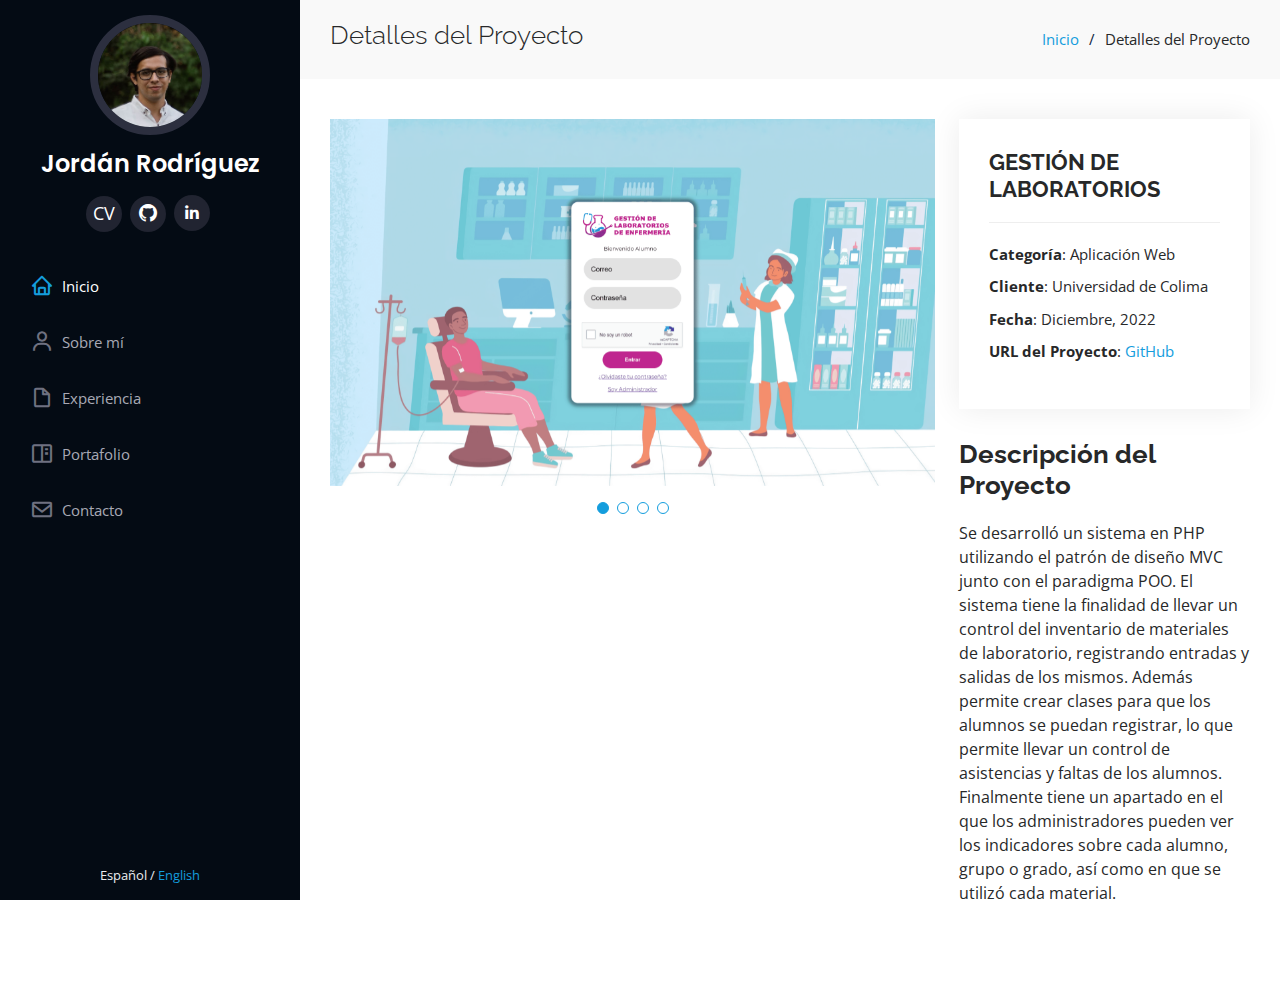
<file: enfermeria-details.html>
<!DOCTYPE html>
<html lang="en">

<head>
  <meta charset="utf-8">
  <meta content="width=device-width, initial-scale=1.0" name="viewport">

  <title>Jordán Rodríguez | PROYECTO GESTIÓN DE LABORATORIO</title>
  <meta content="" name="description">
  <meta content="" name="keywords">

  <!-- Favicons -->
  <link href="assets/img/favicon.png" rel="icon">
  <link href="assets/img/apple-touch-icon.png" rel="apple-touch-icon">

  <!-- Google Fonts -->
  <link href="https://fonts.googleapis.com/css?family=Open+Sans:300,300i,400,400i,600,600i,700,700i|Raleway:300,300i,400,400i,500,500i,600,600i,700,700i|Poppins:300,300i,400,400i,500,500i,600,600i,700,700i" rel="stylesheet">

  <!-- Vendor CSS Files -->
  <link href="assets/vendor/aos/aos.css" rel="stylesheet">
  <link href="assets/vendor/bootstrap/css/bootstrap.min.css" rel="stylesheet">
  <link href="assets/vendor/bootstrap-icons/bootstrap-icons.css" rel="stylesheet">
  <link href="assets/vendor/boxicons/css/boxicons.min.css" rel="stylesheet">
  <link href="assets/vendor/glightbox/css/glightbox.min.css" rel="stylesheet">
  <link href="assets/vendor/swiper/swiper-bundle.min.css" rel="stylesheet">

  <!-- Template Main CSS File -->
  <link href="assets/css/style.css" rel="stylesheet">

</head>

<body>

  <!-- ======= Mobile nav toggle button ======= -->
  <i class="bi bi-list mobile-nav-toggle d-xl-none"></i>

  <!-- ======= Header ======= -->
  <header id="header">
    <div class="d-flex flex-column">

      <div class="profile">
        <img src="assets/img/profile-img.jpg" alt="" class="img-fluid rounded-circle">
        <h1 class="text-light"><a href="index.html">Jordán Rodríguez</a></h1>
        <div class="social-links mt-3 text-center">
          <a target="_blank" href="assets\pdf\CV_ESPAÑOL.pdf" class="Curriculum Vitae">CV</a>
          <a target="_blank" href="https://github.com/Jordan-Rodriguez1" class="github"><i class="bi bi-github"></i></a>
          <a target="_blank" href="https://www.linkedin.com/in/rodriguez-reyes-miguel-jordan-45658724a/" class="linkedin"><i class="bx bxl-linkedin"></i></a>
        </div>
      </div>

      <nav id="navbar" class="nav-menu navbar">
        <ul>
          <li><a href="index.html#hero" class="nav-link scrollto active"><i class="bx bx-home"></i> <span>Inicio</span></a></li>
          <li><a href="index.html#about" class="nav-link scrollto"><i class="bx bx-user"></i> <span>Sobre mí</span></a></li>
          <li><a href="index.html#resume" class="nav-link scrollto"><i class="bx bx-file-blank"></i> <span>Experiencia</span></a></li>
          <li><a href="index.html#portfolio" class="nav-link scrollto"><i class="bx bx-book-content"></i> <span>Portafolio</span></a></li>
          <li><a href="index.html#contact" class="nav-link scrollto"><i class="bx bx-envelope"></i> <span>Contacto</span></a></li>
        </ul>
      </nav><!-- .nav-menu -->
    </div>
  </header><!-- End Header -->

  <main id="main">

    <!-- ======= Breadcrumbs ======= -->
    <section id="breadcrumbs" class="breadcrumbs">
      <div class="container">

        <div class="d-flex justify-content-between align-items-center">
          <h2>Detalles del Proyecto</h2>
          <ol>
            <li><a href="index.html">Inicio</a></li>
            <li>Detalles del Proyecto</li>
          </ol>
        </div>

      </div>
    </section><!-- End Breadcrumbs -->

    <!-- ======= Portfolio Details Section ======= -->
    <section id="portfolio-details" class="portfolio-details">
      <div class="container">

        <div class="row gy-4">

          <div class="col-lg-8">
            <div class="portfolio-details-slider swiper">
              <div class="swiper-wrapper align-items-center">

                <div class="swiper-slide">
                  <img src="assets/img/portfolio/DEN1.png" alt="">
                </div>

                <div class="swiper-slide">
                  <img src="assets/img/portfolio/DEN2.png" alt="">
                </div>

                <div class="swiper-slide">
                  <img src="assets/img/portfolio/DEN3.png" alt="">
                </div>

                <div class="swiper-slide">
                  <img src="assets/img/portfolio/EN.png" alt="">
                </div>

              </div>
              <div class="swiper-pagination"></div>
            </div>
          </div>

          <div class="col-lg-4">
            <div class="portfolio-info">
              <h3>GESTIÓN DE LABORATORIOS</h3>
              <ul>
                <li><strong>Categoría</strong>: Aplicación Web</li>
                <li><strong>Cliente</strong>: Universidad de Colima</li>
                <li><strong>Fecha</strong>: Diciembre, 2022</li>
                <li><strong>URL del Proyecto</strong>: <a href="https://github.com/Jordan-Rodriguez1/Enfermeria">GitHub</a></li>
              </ul>
            </div>
            <div class="portfolio-description">
              <h2>Descripción del Proyecto</h2>
              <p>
              Se desarrolló un sistema en PHP utilizando el patrón de diseño MVC junto con el paradigma POO.
              El sistema tiene la finalidad de llevar un control del inventario de materiales de laboratorio, registrando entradas y salidas de los mismos. 
              Además permite crear clases para que los alumnos se puedan registrar, lo que permite llevar un control de asistencias y faltas de los alumnos.
              Finalmente tiene un apartado en el que los administradores pueden ver los indicadores sobre cada alumno, grupo o grado, así como en que se utilizó cada material.
              </p>
            </div>
          </div>

        </div>

      </div>
    </section><!-- End Portfolio Details Section -->

  </main><!-- End #main -->

  <!-- ======= Footer ======= -->
  <footer id="footer">
    <div class="container">
      <!-- <div class="copyright">
        &copy; Copyright <strong><span>iPortfolio</span></strong>
      </div> -->
      <div class="credits">
        <!-- All the links in the footer should remain intact. -->
        <!-- You can delete the links only if you purchased the pro version. -->
        <!-- Licensing information: https://bootstrapmade.com/license/ -->
        <!-- Purchase the pro version with working PHP/AJAX contact form: https://bootstrapmade.com/iportfolio-bootstrap-portfolio-websites-template/ -->
        Español / <a href="indexen.html">English </a>
      </div>
    </div>
  </footer><!-- End  Footer -->

  <a href="#" class="back-to-top d-flex align-items-center justify-content-center"><i class="bi bi-arrow-up-short"></i></a>

  <!-- Vendor JS Files -->
  <script src="assets/vendor/purecounter/purecounter_vanilla.js"></script>
  <script src="assets/vendor/aos/aos.js"></script>
  <script src="assets/vendor/bootstrap/js/bootstrap.bundle.min.js"></script>
  <script src="assets/vendor/glightbox/js/glightbox.min.js"></script>
  <script src="assets/vendor/isotope-layout/isotope.pkgd.min.js"></script>
  <script src="assets/vendor/swiper/swiper-bundle.min.js"></script>
  <script src="assets/vendor/typed.js/typed.umd.js"></script>
  <script src="assets/vendor/waypoints/noframework.waypoints.js"></script>
  <script src="assets/vendor/php-email-form/validate.js"></script>

  <!-- Template Main JS File -->
  <script src="assets/js/main.js"></script>

</body>

</html>
</file>
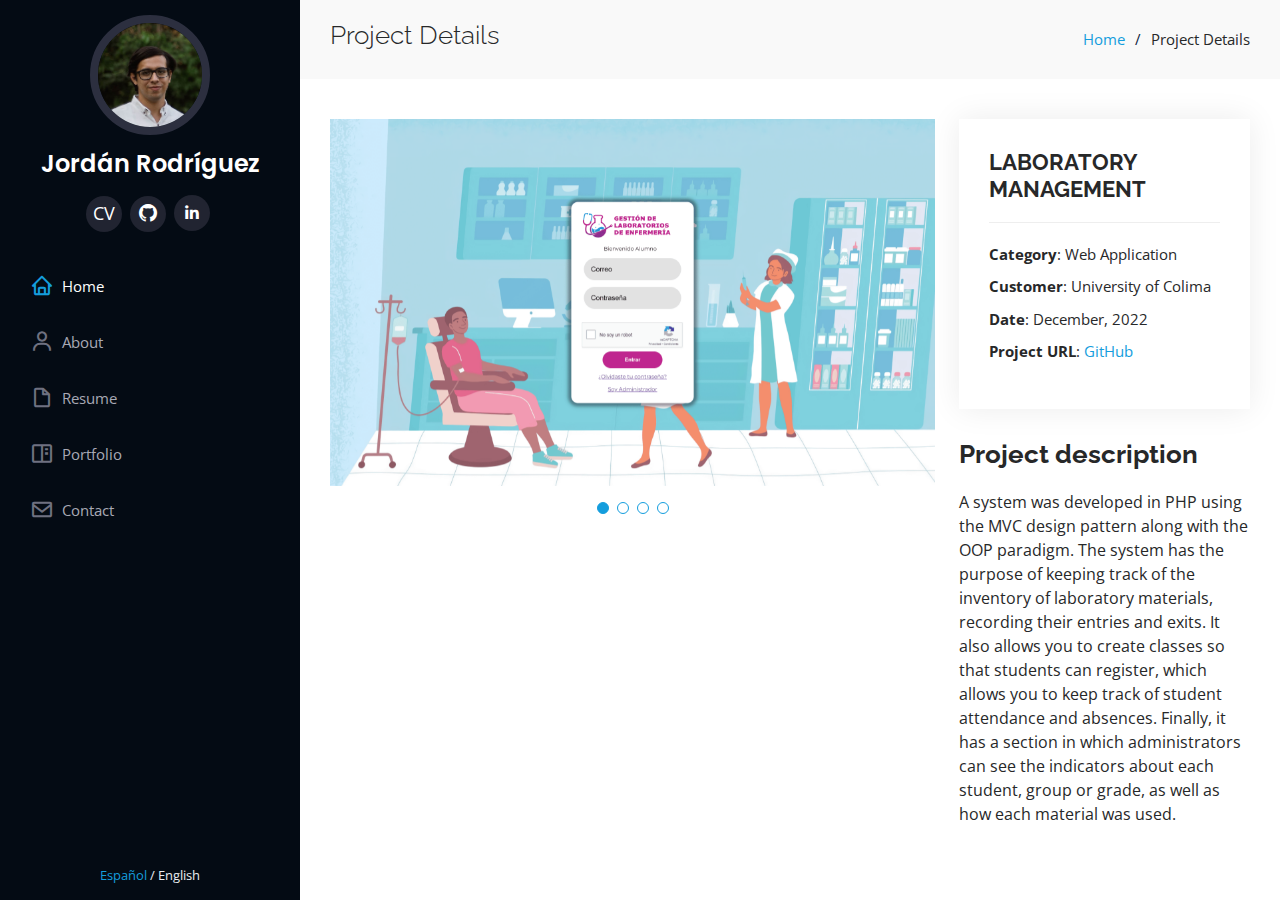
<file: enfermeria-detailsen.html>
<!DOCTYPE html>
<html lang="en">

<head>
  <meta charset="utf-8">
  <meta content="width=device-width, initial-scale=1.0" name="viewport">

  <title>Jordán Rodríguez | LABORATORY MANAGEMENT PROJECT</title>
  <meta content="" name="description">
  <meta content="" name="keywords">

  <!-- Favicons -->
  <link href="assets/img/favicon.png" rel="icon">
  <link href="assets/img/apple-touch-icon.png" rel="apple-touch-icon">

  <!-- Google Fonts -->
  <link href="https://fonts.googleapis.com/css?family=Open+Sans:300,300i,400,400i,600,600i,700,700i|Raleway:300,300i,400,400i,500,500i,600,600i,700,700i|Poppins:300,300i,400,400i,500,500i,600,600i,700,700i" rel="stylesheet">

  <!-- Vendor CSS Files -->
  <link href="assets/vendor/aos/aos.css" rel="stylesheet">
  <link href="assets/vendor/bootstrap/css/bootstrap.min.css" rel="stylesheet">
  <link href="assets/vendor/bootstrap-icons/bootstrap-icons.css" rel="stylesheet">
  <link href="assets/vendor/boxicons/css/boxicons.min.css" rel="stylesheet">
  <link href="assets/vendor/glightbox/css/glightbox.min.css" rel="stylesheet">
  <link href="assets/vendor/swiper/swiper-bundle.min.css" rel="stylesheet">

  <!-- Template Main CSS File -->
  <link href="assets/css/style.css" rel="stylesheet">

</head>

<body>

  <!-- ======= Mobile nav toggle button ======= -->
  <i class="bi bi-list mobile-nav-toggle d-xl-none"></i>

  <!-- ======= Header ======= -->
  <header id="header">
    <div class="d-flex flex-column">

      <div class="profile">
        <img src="assets/img/profile-img.jpg" alt="" class="img-fluid rounded-circle">
        <h1 class="text-light"><a href="index.html">Jordán Rodríguez</a></h1>
        <div class="social-links mt-3 text-center">
          <a target="_blank" href="assets\pdf\CV_ENGLISH.pdf" class="Curriculum Vitae">CV</a>
          <a target="_blank" href="https://github.com/Jordan-Rodriguez1" class="github"><i class="bi bi-github"></i></a>
          <a target="_blank" href="https://www.linkedin.com/in/rodriguez-reyes-miguel-jordan-45658724a/" class="linkedin"><i class="bx bxl-linkedin"></i></a>
        </div>
      </div>

      <nav id="navbar" class="nav-menu navbar">
        <ul>
          <li><a href="indexen.html#hero" class="nav-link scrollto active"><i class="bx bx-home"></i> <span>Home</span></a></li>
          <li><a href="indexen.html#about" class="nav-link scrollto"><i class="bx bx-user"></i> <span>About</span></a></li>
          <li><a href="indexen.html#resume" class="nav-link scrollto"><i class="bx bx-file-blank"></i> <span>Resume</span></a></li>
          <li><a href="indexen.html#portfolio" class="nav-link scrollto"><i class="bx bx-book-content"></i> <span>Portfolio</span></a></li>
          <li><a href="indexen.html#contact" class="nav-link scrollto"><i class="bx bx-envelope"></i> <span>Contact</span></a></li>
        </ul>
      </nav><!-- .nav-menu -->
    </div>
  </header><!-- End Header -->

  <main id="main">

    <!-- ======= Breadcrumbs ======= -->
    <section id="breadcrumbs" class="breadcrumbs">
      <div class="container">

        <div class="d-flex justify-content-between align-items-center">
          <h2>Project Details</h2>
          <ol>
            <li><a href="indexen.html">Home</a></li>
            <li>Project Details</li>
          </ol>
        </div>

      </div>
    </section><!-- End Breadcrumbs -->

    <!-- ======= Portfolio Details Section ======= -->
    <section id="portfolio-details" class="portfolio-details">
      <div class="container">

        <div class="row gy-4">

          <div class="col-lg-8">
            <div class="portfolio-details-slider swiper">
              <div class="swiper-wrapper align-items-center">

                <div class="swiper-slide">
                  <img src="assets/img/portfolio/DEN1.png" alt="">
                </div>

                <div class="swiper-slide">
                  <img src="assets/img/portfolio/DEN2.png" alt="">
                </div>

                <div class="swiper-slide">
                  <img src="assets/img/portfolio/DEN3.png" alt="">
                </div>

                <div class="swiper-slide">
                  <img src="assets/img/portfolio/EN.png" alt="">
                </div>

              </div>
              <div class="swiper-pagination"></div>
            </div>
          </div>

          <div class="col-lg-4">
            <div class="portfolio-info">
              <h3>LABORATORY MANAGEMENT</h3>
              <ul>
                <li><strong>Category</strong>: Web Application</li>
                <li><strong>Customer</strong>: University of Colima</li>
                <li><strong>Date</strong>: December, 2022</li>
                <li><strong>Project URL</strong>: <a href="https://github.com/Jordan-Rodriguez1/Enfermeria">GitHub</a></li>
              </ul>
            </div>
            <div class="portfolio-description">
              <h2>Project description</h2>
              <p>
              A system was developed in PHP using the MVC design pattern along with the OOP paradigm.
              The system has the purpose of keeping track of the inventory of laboratory materials, recording their entries and exits.
              It also allows you to create classes so that students can register, which allows you to keep track of student attendance and absences.
              Finally, it has a section in which administrators can see the indicators about each student, group or grade, as well as how each material was used.
              </p>
            </div>
          </div>

        </div>

      </div>
    </section><!-- End Portfolio Details Section -->

  </main><!-- End #main -->

  <!-- ======= Footer ======= -->
  <footer id="footer">
    <div class="container">
      <!-- <div class="copyright">
        &copy; Copyright <strong><span>iPortfolio</span></strong>
      </div> -->
      <div class="credits">
        <!-- All the links in the footer should remain intact. -->
        <!-- You can delete the links only if you purchased the pro version. -->
        <!-- Licensing information: https://bootstrapmade.com/license/ -->
        <!-- Purchase the pro version with working PHP/AJAX contact form: https://bootstrapmade.com/iportfolio-bootstrap-portfolio-websites-template/ -->
        <a href="index.html">Español</a> / English
      </div>
    </div>
  </footer><!-- End  Footer -->

  <a href="#" class="back-to-top d-flex align-items-center justify-content-center"><i class="bi bi-arrow-up-short"></i></a>

  <!-- Vendor JS Files -->
  <script src="assets/vendor/purecounter/purecounter_vanilla.js"></script>
  <script src="assets/vendor/aos/aos.js"></script>
  <script src="assets/vendor/bootstrap/js/bootstrap.bundle.min.js"></script>
  <script src="assets/vendor/glightbox/js/glightbox.min.js"></script>
  <script src="assets/vendor/isotope-layout/isotope.pkgd.min.js"></script>
  <script src="assets/vendor/swiper/swiper-bundle.min.js"></script>
  <script src="assets/vendor/typed.js/typed.umd.js"></script>
  <script src="assets/vendor/waypoints/noframework.waypoints.js"></script>
  <script src="assets/vendor/php-email-form/validate.js"></script>

  <!-- Template Main JS File -->
  <script src="assets/js/main.js"></script>

</body>

</html>
</file>
<file: assets/css/style.css>
/**
* Template Name: iPortfolio
* Updated: Jul 27 2023 with Bootstrap v5.3.1
* Template URL: https://bootstrapmade.com/iportfolio-bootstrap-portfolio-websites-template/
* Author: BootstrapMade.com
* License: https://bootstrapmade.com/license/
*/

/*--------------------------------------------------------------
# General
--------------------------------------------------------------*/
body {
  font-family: "Open Sans", sans-serif;
  color: #272829;
}

a {
  color: #149ddd;
  text-decoration: none;
}

a:hover {
  color: #37b3ed;
  text-decoration: none;
}

h1,
h2,
h3,
h4,
h5,
h6 {
  font-family: "Raleway", sans-serif;
}

/*--------------------------------------------------------------
# Back to top button
--------------------------------------------------------------*/
.back-to-top {
  position: fixed;
  visibility: hidden;
  opacity: 0;
  right: 15px;
  bottom: 15px;
  z-index: 996;
  background: #149ddd;
  width: 40px;
  height: 40px;
  border-radius: 50px;
  transition: all 0.4s;
}

.back-to-top i {
  font-size: 28px;
  color: #fff;
  line-height: 0;
}

.back-to-top:hover {
  background: #2eafec;
  color: #fff;
}

.back-to-top.active {
  visibility: visible;
  opacity: 1;
}

/*--------------------------------------------------------------
# Header
--------------------------------------------------------------*/
#header {
  position: fixed;
  top: 0;
  left: 0;
  bottom: 0;
  width: 300px;
  transition: all ease-in-out 0.5s;
  z-index: 9997;
  transition: all 0.5s;
  padding: 0 15px;
  background: #040b14;
  overflow-y: auto;
}

#header .profile img {
  margin: 15px auto;
  display: block;
  width: 120px;
  border: 8px solid #2c2f3f;
}

#header .profile h1 {
  font-size: 24px;
  margin: 0;
  padding: 0;
  font-weight: 600;
  -moz-text-align-last: center;
  text-align-last: center;
  font-family: "Poppins", sans-serif;
}

#header .profile h1 a,
#header .profile h1 a:hover {
  color: #fff;
  text-decoration: none;
}

#header .profile .social-links a {
  font-size: 18px;
  display: inline-block;
  background: #212431;
  color: #fff;
  line-height: 1;
  padding: 8px 0;
  margin-right: 4px;
  border-radius: 50%;
  text-align: center;
  width: 36px;
  height: 36px;
  transition: 0.3s;
}

#header .profile .social-links a:hover {
  background: #149ddd;
  color: #fff;
  text-decoration: none;
}

#main {
  margin-left: 300px;
}

.container,
.container-fluid {
  padding-left: 30px;
  padding-right: 30px;
}

@media (max-width: 1199px) {
  #header {
    left: -300px;
  }

  #main {
    margin-left: 0;
  }

  .container,
  .container-fluid {
    padding-left: 12px;
    padding-right: 12px;
  }
}

/*--------------------------------------------------------------
# Navigation Menu
--------------------------------------------------------------*/
/* Desktop Navigation */
.nav-menu {
  padding: 30px 0 0 0;
}

.nav-menu * {
  margin: 0;
  padding: 0;
  list-style: none;
}

.nav-menu>ul>li {
  position: relative;
  white-space: nowrap;
}

.nav-menu a,
.nav-menu a:focus {
  display: flex;
  align-items: center;
  color: #a8a9b4;
  padding: 12px 15px;
  margin-bottom: 8px;
  transition: 0.3s;
  font-size: 15px;
}

.nav-menu a i,
.nav-menu a:focus i {
  font-size: 24px;
  padding-right: 8px;
  color: #6f7180;
}

.nav-menu a:hover,
.nav-menu .active,
.nav-menu .active:focus,
.nav-menu li:hover>a {
  text-decoration: none;
  color: #fff;
}

.nav-menu a:hover i,
.nav-menu .active i,
.nav-menu .active:focus i,
.nav-menu li:hover>a i {
  color: #149ddd;
}

/* Mobile Navigation */
.mobile-nav-toggle {
  position: fixed;
  right: 15px;
  top: 15px;
  z-index: 9998;
  border: 0;
  font-size: 24px;
  transition: all 0.4s;
  outline: none !important;
  background-color: #149ddd;
  color: #fff;
  width: 40px;
  height: 40px;
  display: inline-flex;
  align-items: center;
  justify-content: center;
  line-height: 0;
  border-radius: 50px;
  cursor: pointer;
}

.mobile-nav-active {
  overflow: hidden;
}

.mobile-nav-active #header {
  left: 0;
}

/*--------------------------------------------------------------
# Hero Section
--------------------------------------------------------------*/
#hero {
  width: 100%;
  height: 100vh;
  background: url("../img/hero-bg.png") top center;
  background-size: cover;
}

#hero:before {
  content: "";
  background: rgba(5, 13, 24, 0.3);
  position: absolute;
  bottom: 0;
  top: 0;
  left: 0;
  right: 0;
  z-index: 1;
}

#hero .hero-container {
  position: relative;
  z-index: 2;
  min-width: 300px;
}

#hero h1 {
  margin: 0 0 10px 0;
  font-size: 64px;
  font-weight: 700;
  line-height: 56px;
  color: #fff;
}

#hero p {
  color: #fff;
  margin-bottom: 50px;
  font-size: 26px;
  font-family: "Poppins", sans-serif;
}

#hero p span {
  color: #fff;
  padding-bottom: 4px;
  letter-spacing: 1px;
  border-bottom: 3px solid #149ddd;
}

@media (min-width: 1024px) {
  #hero {
    background-attachment: fixed;
  }
}

@media (max-width: 768px) {
  #hero h1 {
    font-size: 28px;
    line-height: 36px;
  }

  #hero h2 {
    font-size: 18px;
    line-height: 24px;
    margin-bottom: 30px;
  }
}

/*--------------------------------------------------------------
# Sections General
--------------------------------------------------------------*/
section {
  padding: 60px 0;
  overflow: hidden;
}

.section-bg {
  background: #f5f8fd;
}

.section-title {
  padding-bottom: 30px;
}

.section-title h2 {
  font-size: 32px;
  font-weight: bold;
  margin-bottom: 20px;
  padding-bottom: 20px;
  position: relative;
  color: #173b6c;
}

.section-title h2::after {
  content: "";
  position: absolute;
  display: block;
  width: 50px;
  height: 3px;
  background: #149ddd;
  bottom: 0;
  left: 0;
}

.section-title p {
  margin-bottom: 0;
}

/*--------------------------------------------------------------
# About
--------------------------------------------------------------*/
.about .content h3 {
  font-weight: 700;
  font-size: 26px;
  color: #173b6c;
}

.about .content ul {
  list-style: none;
  padding: 0;
}

.about .content ul li {
  margin-bottom: 20px;
  display: flex;
  align-items: center;
}

.about .content ul strong {
  margin-right: 10px;
}

.about .content ul i {
  font-size: 16px;
  margin-right: 5px;
  color: #149ddd;
  line-height: 0;
}

.about .content p:last-child {
  margin-bottom: 0;
}

/*--------------------------------------------------------------
# Facts
--------------------------------------------------------------*/
.facts {
  padding-bottom: 30px;
}

.facts .count-box {
  padding: 30px;
  width: 100%;
}

.facts .count-box i {
  display: block;
  font-size: 44px;
  color: #149ddd;
  float: left;
  line-height: 0;
}

.facts .count-box span {
  font-size: 48px;
  line-height: 40px;
  display: block;
  font-weight: 700;
  color: #050d18;
  margin-left: 60px;
}

.facts .count-box p {
  padding: 15px 0 0 0;
  margin: 0 0 0 60px;
  font-family: "Raleway", sans-serif;
  font-size: 14px;
  color: #122f57;
}

.facts .count-box a {
  font-weight: 600;
  display: block;
  margin-top: 20px;
  color: #122f57;
  font-size: 15px;
  font-family: "Poppins", sans-serif;
  transition: ease-in-out 0.3s;
}

.facts .count-box a:hover {
  color: #1f5297;
}

/*--------------------------------------------------------------
# Akills
--------------------------------------------------------------*/
.skills .progress {
  height: 60px;
  display: block;
  background: none;
  border-radius: 0;
}

.skills .progress .skill {
  padding: 0;
  margin: 0 0 6px 0;
  text-transform: uppercase;
  display: block;
  font-weight: 600;
  font-family: "Poppins", sans-serif;
  color: #050d18;
  font-size: 16px;
}

.img-skills{
  margin: 0 0 30px 0;
  align-items: center;
}

.img-skills img{
  height: 100px;
  display: block;
  margin: auto;

}

.progress .skill {
  align-items: center;
  text-align: center;
}

.skills .progress .skill .val {
  float: right;
  font-style: normal;
}

.skills .progress-bar-wrap {
  background: #dce8f8;
  height: 10px;
}

.skills .progress-bar {
  width: 1px;
  height: 10px;
  transition: 0.9s;
  background-color: #149ddd;
}

/*--------------------------------------------------------------
# Resume
--------------------------------------------------------------*/
.resume .resume-title {
  font-size: 26px;
  font-weight: 700;
  margin-top: 20px;
  margin-bottom: 20px;
  color: #050d18;
}

.resume .resume-item {
  padding: 0 0 20px 20px;
  margin-top: -2px;
  border-left: 2px solid #1f5297;
  position: relative;
}

.resume .resume-item h4 {
  line-height: 18px;
  font-size: 18px;
  font-weight: 600;
  text-transform: uppercase;
  font-family: "Poppins", sans-serif;
  color: #050d18;
  margin-bottom: 10px;
}

.resume .resume-item h5 {
  font-size: 16px;
  background: #e4edf9;
  padding: 5px 15px;
  display: inline-block;
  font-weight: 600;
  margin-bottom: 10px;
}

.resume .resume-item ul {
  padding-left: 20px;
}

.resume .resume-item ul li {
  padding-bottom: 10px;
}

.resume .resume-item:last-child {
  padding-bottom: 0;
}

.resume .resume-item::before {
  content: "";
  position: absolute;
  width: 16px;
  height: 16px;
  border-radius: 50px;
  left: -9px;
  top: 0;
  background: #fff;
  border: 2px solid #1f5297;
}

/*--------------------------------------------------------------
# Portfolio
--------------------------------------------------------------*/
.portfolio .portfolio-item {
  margin-bottom: 30px;
}

.portfolio #portfolio-flters {
  padding: 0;
  margin: 0 auto 35px auto;
  list-style: none;
  text-align: center;
  background: #fff;
  border-radius: 50px;
  padding: 2px 15px;
}

.portfolio #portfolio-flters li {
  cursor: pointer;
  display: inline-block;
  padding: 10px 15px 8px 15px;
  font-size: 14px;
  font-weight: 600;
  line-height: 1;
  text-transform: uppercase;
  color: #272829;
  margin-bottom: 5px;
  transition: all 0.3s ease-in-out;
}

.portfolio #portfolio-flters li:hover,
.portfolio #portfolio-flters li.filter-active {
  color: #149ddd;
}

.portfolio #portfolio-flters li:last-child {
  margin-right: 0;
}

.portfolio .portfolio-wrap {
  transition: 0.3s;
  position: relative;
  overflow: hidden;
  z-index: 1;
}

.portfolio .portfolio-wrap::before {
  content: "";
  background: rgba(255, 255, 255, 0.5);
  position: absolute;
  left: 0;
  right: 0;
  top: 0;
  bottom: 0;
  transition: all ease-in-out 0.3s;
  z-index: 2;
  opacity: 0;
}

.portfolio .portfolio-wrap .portfolio-links {
  opacity: 1;
  left: 0;
  right: 0;
  bottom: -60px;
  z-index: 3;
  position: absolute;
  transition: all ease-in-out 0.3s;
  display: flex;
  justify-content: center;
}

.portfolio .portfolio-wrap .portfolio-links a {
  color: #fff;
  font-size: 28px;
  text-align: center;
  background: rgba(20, 157, 221, 0.75);
  transition: 0.3s;
  width: 50%;
}

.portfolio .portfolio-wrap .portfolio-links a:hover {
  background: rgba(20, 157, 221, 0.95);
}

.portfolio .portfolio-wrap .portfolio-links a+a {
  border-left: 1px solid #37b3ed;
}

.portfolio .portfolio-wrap:hover::before {
  top: 0;
  left: 0;
  right: 0;
  bottom: 0;
  opacity: 1;
}

.portfolio .portfolio-wrap:hover .portfolio-links {
  opacity: 1;
  bottom: 0;
}

/*--------------------------------------------------------------
# Portfolio Details
--------------------------------------------------------------*/
.portfolio-details {
  padding-top: 40px;
}

.portfolio-details .portfolio-details-slider img {
  width: 100%;
}

.portfolio-details .portfolio-details-slider .swiper-pagination {
  margin-top: 20px;
  position: relative;
}

.portfolio-details .portfolio-details-slider .swiper-pagination .swiper-pagination-bullet {
  width: 12px;
  height: 12px;
  background-color: #fff;
  opacity: 1;
  border: 1px solid #149ddd;
}

.portfolio-details .portfolio-details-slider .swiper-pagination .swiper-pagination-bullet-active {
  background-color: #149ddd;
}

.portfolio-details .portfolio-info {
  padding: 30px;
  box-shadow: 0px 0 30px rgba(5, 13, 24, 0.08);
}

.portfolio-details .portfolio-info h3 {
  font-size: 22px;
  font-weight: 700;
  margin-bottom: 20px;
  padding-bottom: 20px;
  border-bottom: 1px solid #eee;
}

.portfolio-details .portfolio-info ul {
  list-style: none;
  padding: 0;
  font-size: 15px;
}

.portfolio-details .portfolio-info ul li+li {
  margin-top: 10px;
}

.portfolio-details .portfolio-description {
  padding-top: 30px;
}

.portfolio-details .portfolio-description h2 {
  font-size: 26px;
  font-weight: 700;
  margin-bottom: 20px;
}

.portfolio-details .portfolio-description p {
  padding: 0;
}

/*--------------------------------------------------------------
# Services
--------------------------------------------------------------*/
.services .icon-box {
  margin-bottom: 20px;
}

.services .icon {
  float: left;
  display: flex;
  align-items: center;
  justify-content: center;
  width: 54px;
  height: 54px;
  background: #149ddd;
  border-radius: 50%;
  transition: 0.5s;
  border: 1px solid #149ddd;
}

.services .icon i {
  color: #fff;
  font-size: 24px;
  line-height: 0;
}

.services .icon-box:hover .icon {
  background: #fff;
}

.services .icon-box:hover .icon i {
  color: #149ddd;
}

.services .title {
  margin-left: 80px;
  font-weight: 700;
  margin-bottom: 15px;
  font-size: 18px;
}

.services .title a {
  color: #343a40;
}

.services .title a:hover {
  color: #149ddd;
}

.services .description {
  margin-left: 80px;
  line-height: 24px;
  font-size: 14px;
}

/*--------------------------------------------------------------
# Testimonials
--------------------------------------------------------------*/
.testimonials .testimonials-carousel,
.testimonials .testimonials-slider {
  overflow: hidden;
}

.testimonials .testimonial-item {
  box-sizing: content-box;
  text-align: center;
  min-height: 320px;
}

.testimonials .testimonial-item .testimonial-img {
  width: 90px;
  border-radius: 50%;
  margin: 0 auto;
}

.testimonials .testimonial-item h3 {
  font-size: 18px;
  font-weight: bold;
  margin: 10px 0 5px 0;
  color: #111;
}

.testimonials .testimonial-item h4 {
  font-size: 14px;
  color: #999;
  margin: 0;
}

.testimonials .testimonial-item .quote-icon-left,
.testimonials .testimonial-item .quote-icon-right {
  color: #c3e8fa;
  font-size: 26px;
}

.testimonials .testimonial-item .quote-icon-left {
  display: inline-block;
  left: -5px;
  position: relative;
}

.testimonials .testimonial-item .quote-icon-right {
  display: inline-block;
  right: -5px;
  position: relative;
  top: 10px;
}

.testimonials .testimonial-item p {
  font-style: italic;
  margin: 0 15px 15px 15px;
  padding: 20px;
  background: #fff;
  position: relative;
  margin-bottom: 35px;
  border-radius: 6px;
  box-shadow: 0px 2px 15px rgba(0, 0, 0, 0.1);
}

.testimonials .testimonial-item p::after {
  content: "";
  width: 0;
  height: 0;
  border-top: 20px solid #fff;
  border-right: 20px solid transparent;
  border-left: 20px solid transparent;
  position: absolute;
  bottom: -20px;
  left: calc(50% - 20px);
}

.testimonials .swiper-pagination {
  margin-top: 20px;
  position: relative;
}

.testimonials .swiper-pagination .swiper-pagination-bullet {
  width: 12px;
  height: 12px;
  background-color: #fff;
  opacity: 1;
  border: 1px solid #149ddd;
}

.testimonials .swiper-pagination .swiper-pagination-bullet-active {
  background-color: #149ddd;
}

/*--------------------------------------------------------------
# Contact
--------------------------------------------------------------*/
.contact {
  padding-bottom: 130px;
}

.contact .info {
  padding: 30px;
  background: #fff;
  width: 100%;
  box-shadow: 0 0 24px 0 rgba(0, 0, 0, 0.12);
}

.contact .info i {
  font-size: 20px;
  color: #149ddd;
  float: left;
  width: 44px;
  height: 44px;
  background: #dff3fc;
  display: flex;
  justify-content: center;
  align-items: center;
  border-radius: 50px;
  transition: all 0.3s ease-in-out;
}

.contact .info h4 {
  padding: 0 0 0 60px;
  font-size: 22px;
  font-weight: 600;
  margin-bottom: 5px;
  color: #050d18;
}

.contact .info p {
  padding: 0 0 10px 60px;
  margin-bottom: 20px;
  font-size: 14px;
  color: #173b6c;
}

.contact .info .email p {
  padding-top: 5px;
}

.contact .info .social-links {
  padding-left: 60px;
}

.contact .info .social-links a {
  font-size: 18px;
  display: inline-block;
  background: #333;
  color: #fff;
  line-height: 1;
  padding: 8px 0;
  border-radius: 50%;
  text-align: center;
  width: 36px;
  height: 36px;
  transition: 0.3s;
  margin-right: 10px;
}

.contact .info .social-links a:hover {
  background: #149ddd;
  color: #fff;
}

.contact .info .email:hover i,
.contact .info .address:hover i,
.contact .info .phone:hover i {
  background: #149ddd;
  color: #fff;
}

.contact .php-email-form {
  width: 100%;
  padding: 30px;
  background: #fff;
  box-shadow: 0 0 24px 0 rgba(0, 0, 0, 0.12);
}

.contact .php-email-form .form-group {
  padding-bottom: 8px;
}

.contact .php-email-form .validate {
  display: none;
  color: red;
  margin: 0 0 15px 0;
  font-weight: 400;
  font-size: 13px;
}

.contact .php-email-form .error-message {
  display: none;
  color: #fff;
  background: #ed3c0d;
  text-align: left;
  padding: 15px;
  font-weight: 600;
}

.contact .php-email-form .error-message br+br {
  margin-top: 25px;
}

.contact .php-email-form .sent-message {
  display: none;
  color: #fff;
  background: #18d26e;
  text-align: center;
  padding: 15px;
  font-weight: 600;
}

.contact .php-email-form .loading {
  display: none;
  background: #fff;
  text-align: center;
  padding: 15px;
}

.contact .php-email-form .loading:before {
  content: "";
  display: inline-block;
  border-radius: 50%;
  width: 24px;
  height: 24px;
  margin: 0 10px -6px 0;
  border: 3px solid #18d26e;
  border-top-color: #eee;
  animation: animate-loading 1s linear infinite;
}

.contact .php-email-form .form-group {
  margin-bottom: 15px;
}

.contact .php-email-form label {
  padding-bottom: 8px;
}

.contact .php-email-form input,
.contact .php-email-form textarea {
  border-radius: 0;
  box-shadow: none;
  font-size: 14px;
}

.contact .php-email-form input {
  height: 44px;
}

.contact .php-email-form textarea {
  padding: 10px 15px;
}

.contact .php-email-form button[type=submit] {
  background: #149ddd;
  border: 0;
  padding: 10px 24px;
  color: #fff;
  transition: 0.4s;
  border-radius: 4px;
}

.contact .php-email-form button[type=submit]:hover {
  background: #37b3ed;
}

@keyframes animate-loading {
  0% {
    transform: rotate(0deg);
  }

  100% {
    transform: rotate(360deg);
  }
}

/*--------------------------------------------------------------
# Breadcrumbs
--------------------------------------------------------------*/
.breadcrumbs {
  padding: 20px 0;
  background: #f9f9f9;
}

.breadcrumbs h2 {
  font-size: 26px;
  font-weight: 300;
}

.breadcrumbs ol {
  display: flex;
  flex-wrap: wrap;
  list-style: none;
  padding: 0;
  margin: 0;
  font-size: 15px;
}

.breadcrumbs ol li+li {
  padding-left: 10px;
}

.breadcrumbs ol li+li::before {
  display: inline-block;
  padding-right: 10px;
  color: #0e2442;
  content: "/";
}

@media (max-width: 768px) {
  .breadcrumbs .d-flex {
    display: block !important;
  }

  .breadcrumbs ol {
    display: block;
  }

  .breadcrumbs ol li {
    display: inline-block;
  }
}

/*--------------------------------------------------------------
# Footer
--------------------------------------------------------------*/
#footer {
  padding: 15px;
  color: #f4f6fd;
  font-size: 14px;
  position: fixed;
  left: 0;
  bottom: 0;
  width: 300px;
  z-index: 9999;
  background: #040b14;
}

#footer .copyright {
  text-align: center;
}

#footer .credits {
  padding-top: 5px;
  text-align: center;
  font-size: 13px;
  color: #eaebf0;
}

@media (max-width: 1199px) {
  #footer {
    position: static;
    width: auto;
    padding-right: 20px 15px;
  }
}
</file>
